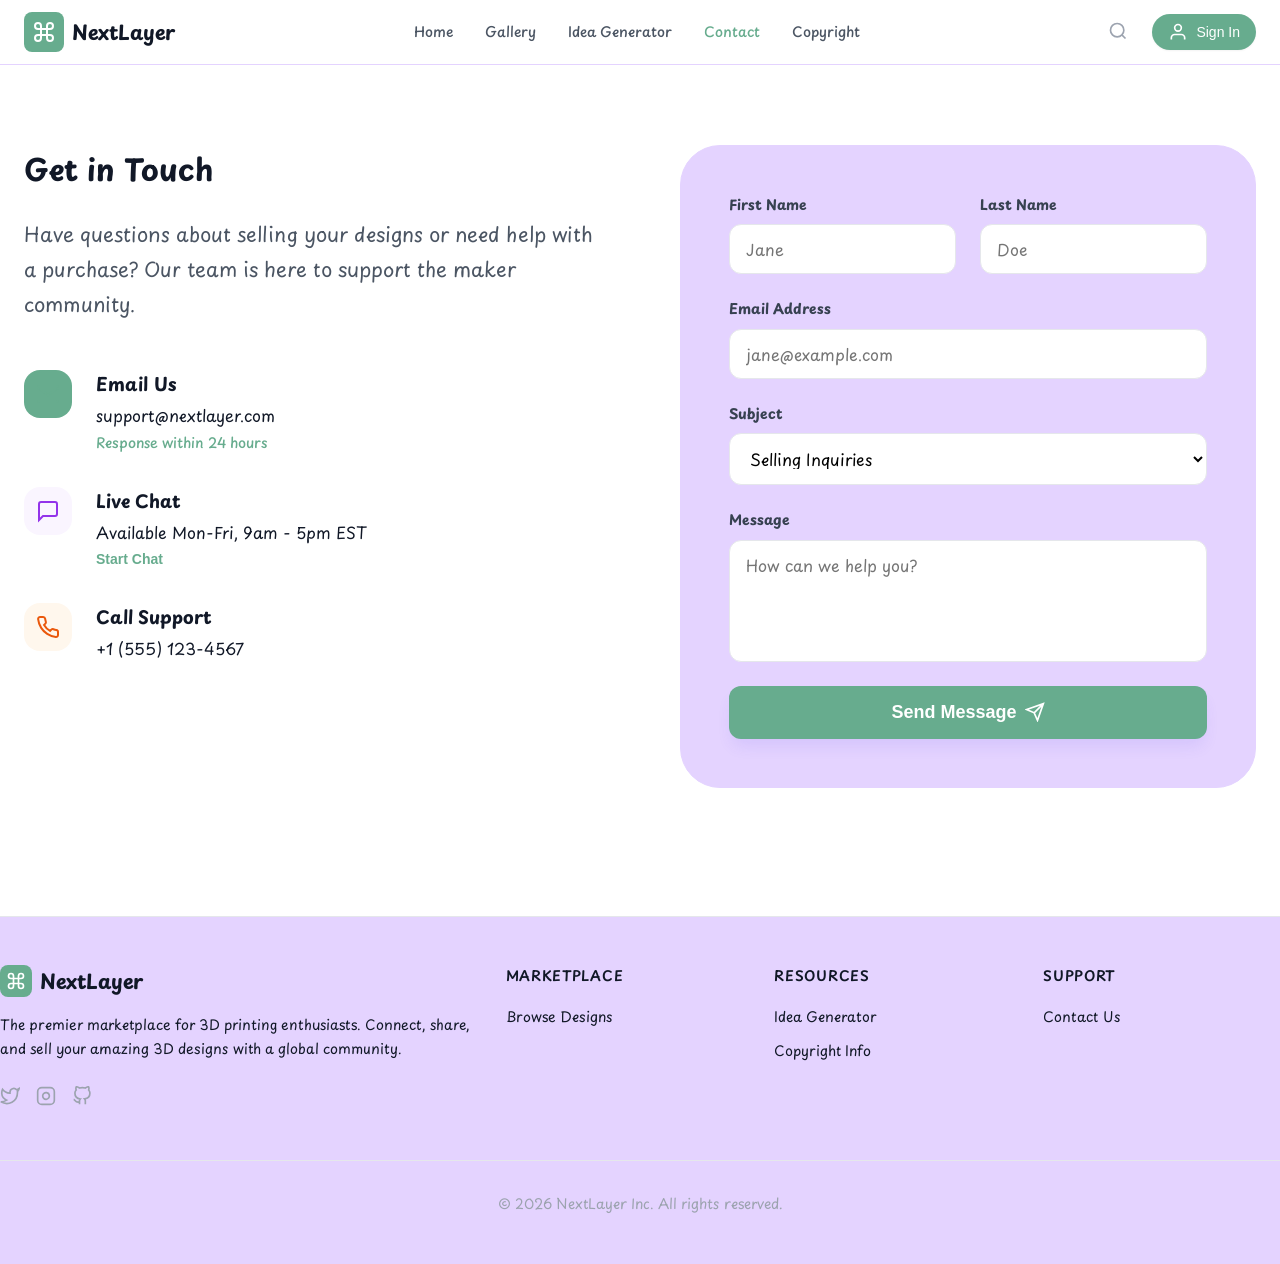
<file: contact.html>
<!DOCTYPE html>
<html lang="en">
<head>
    <meta charset="UTF-8">
    <meta name="viewport" content="width=device-width, initial-scale=1.0">
    <title>Contact - NextLayer</title>
    <link rel="stylesheet" href="styles/main.css">
    <link rel="preconnect" href="https://fonts.googleapis.com">
    <link rel="preconnect" href="https://fonts.gstatic.com" crossorigin>
    <link href="https://fonts.googleapis.com/css2?family=Playpen+Sans:wght@100..800&display=swap" rel="stylesheet">
</head>
<body>
    <!-- Navigation -->
    <nav class="navbar">
        <div class="container navbar-container">
            <a href="index.html" class="navbar-logo">
                <div class="logo-icon">
                    <svg viewBox="0 0 24 24" fill="none" stroke="currentColor" stroke-width="2">
                        <path d="M18 3a3 3 0 00-3 3v12a3 3 0 003 3 3 3 0 003-3 3 3 0 00-3-3H6a3 3 0 00-3 3 3 3 0 003 3 3 3 0 003-3V6a3 3 0 00-3-3 3 3 0 00-3 3 3 3 0 003 3h12a3 3 0 003-3 3 3 0 00-3-3z"/>
                    </svg>
                </div>
                <span class="logo-text">NextLayer</span>
            </a>

            <div class="navbar-menu">
                <a href="index.html" class="navbar-link">Home</a>
                <a href="gallery.html" class="navbar-link">Gallery</a>
                <a href="generator.html" class="navbar-link">Idea Generator</a>
                <a href="contact.html" class="navbar-link active">Contact</a>
                <a href="copyright.html" class="navbar-link">Copyright</a>
            </div>

            <div class="navbar-actions">
                <button class="search-btn" aria-label="Search">
                    <svg class="icon" viewBox="0 0 24 24" fill="none" stroke="currentColor" stroke-width="2">
                        <circle cx="11" cy="11" r="8"/>
                        <path d="m21 21-4.35-4.35"/>
                    </svg>
                </button>
                <button class="signin-btn">
                    <svg class="icon" viewBox="0 0 24 24" fill="none" stroke="currentColor" stroke-width="2">
                        <path d="M20 21v-2a4 4 0 00-4-4H8a4 4 0 00-4 4v2"/>
                        <circle cx="12" cy="7" r="4"/>
                    </svg>
                    <span>Sign In</span>
                </button>
            </div>
        </div>
    </nav>

    <!-- Contact Section -->
    <section class="contact-section">
        <div class="container">
            <div class="contact-grid">
                <div class="contact-info">
                    <h1 class="page-title">Get in Touch</h1>
                    <p class="contact-intro">
                        Have questions about selling your designs or need help with a purchase? Our team is here to support the maker community.
                    </p>

                    <div class="contact-methods">
                        <div class="contact-method">
                            <div class="contact-icon bg-indigo">
                                <svg viewBox="0 0 24 24" fill="none" stroke="currentColor" stroke-width="2">
                                    <path d="M4 4h16c1.1 0 2 .9 2 2v12c0 1.1-.9 2-2 2H4c-1.1 0-2-.9-2-2V6c0-1.1.9-2 2-2z"/>
                                    <polyline points="22,6 12,13 2,6"/>
                                </svg>
                            </div>
                            <div class="contact-details">
                                <h3 class="contact-title">Email Us</h3>
                                <p class="contact-text">support@nextlayer.com</p>
                                <p class="contact-badge">Response within 24 hours</p>
                            </div>
                        </div>

                        <div class="contact-method">
                            <div class="contact-icon bg-purple">
                                <svg viewBox="0 0 24 24" fill="none" stroke="currentColor" stroke-width="2">
                                    <path d="M21 15a2 2 0 01-2 2H7l-4 4V5a2 2 0 012-2h14a2 2 0 012 2z"/>
                                </svg>
                            </div>
                            <div class="contact-details">
                                <h3 class="contact-title">Live Chat</h3>
                                <p class="contact-text">Available Mon-Fri, 9am - 5pm EST</p>
                                <button class="contact-link">Start Chat</button>
                            </div>
                        </div>

                        <div class="contact-method">
                            <div class="contact-icon bg-orange">
                                <svg viewBox="0 0 24 24" fill="none" stroke="currentColor" stroke-width="2">
                                    <path d="M22 16.92v3a2 2 0 01-2.18 2 19.79 19.79 0 01-8.63-3.07 19.5 19.5 0 01-6-6 19.79 19.79 0 01-3.07-8.67A2 2 0 014.11 2h3a2 2 0 012 1.72 12.84 12.84 0 00.7 2.81 2 2 0 01-.45 2.11L8.09 9.91a16 16 0 006 6l1.27-1.27a2 2 0 012.11-.45 12.84 12.84 0 002.81.7A2 2 0 0122 16.92z"/>
                                </svg>
                            </div>
                            <div class="contact-details">
                                <h3 class="contact-title">Call Support</h3>
                                <p class="contact-text">+1 (555) 123-4567</p>
                            </div>
                        </div>
                    </div>
                </div>

                <div class="contact-form-wrapper">
                    <form class="contact-form">
                        <div class="form-row">
                            <div class="form-group">
                                <label class="form-label">First Name</label>
                                <input type="text" class="form-input" placeholder="Jane" required>
                            </div>
                            <div class="form-group">
                                <label class="form-label">Last Name</label>
                                <input type="text" class="form-input" placeholder="Doe" required>
                            </div>
                        </div>
                        <div class="form-group">
                            <label class="form-label">Email Address</label>
                            <input type="email" class="form-input" placeholder="jane@example.com" required>
                        </div>
                        <div class="form-group">
                            <label class="form-label">Subject</label>
                            <select class="form-input">
                                <option>Selling Inquiries</option>
                                <option>Purchase Support</option>
                                <option>Technical Issue</option>
                                <option>Other</option>
                            </select>
                        </div>
                        <div class="form-group">
                            <label class="form-label">Message</label>
                            <textarea class="form-input form-textarea" rows="4" placeholder="How can we help you?" required></textarea>
                        </div>
                        <button type="submit" class="btn btn-primary btn-full">
                            <span>Send Message</span>
                            <svg class="icon" viewBox="0 0 24 24" fill="none" stroke="currentColor" stroke-width="2">
                                <path d="M22 2L11 13M22 2l-7 20-4-9-9-4 20-7z"/>
                            </svg>
                        </button>
                    </form>
                </div>
            </div>
        </div>
    </section>

    <!-- Footer -->
    <footer class="footer">
        <div class="container footer-container">
            <div class="footer-grid">
                <div>
                    <a href="index.html" class="footer-brand">
                        <div class="logo-icon" style="width: 32px; height: 32px;">
                            <svg viewBox="0 0 24 24" fill="none" stroke="currentColor" stroke-width="2" style="width: 20px; height: 20px;">
                                <path d="M18 3a3 3 0 00-3 3v12a3 3 0 003 3 3 3 0 003-3 3 3 0 00-3-3H6a3 3 0 00-3 3 3 3 0 003 3 3 3 0 003-3V6a3 3 0 00-3-3 3 3 0 00-3 3 3 3 0 003 3h12a3 3 0 003-3 3 3 0 00-3-3z"/>
                            </svg>
                        </div>
                        <span class="logo-text">NextLayer</span>
                    </a>
                    <p class="footer-description">
                        The premier marketplace for 3D printing enthusiasts. Connect, share, and sell your amazing 3D designs with a global community.
                    </p>
                    <div class="social-links">
                        <a href="#" class="social-link" aria-label="Twitter">
                            <svg viewBox="0 0 24 24" fill="none" stroke="currentColor" stroke-width="2">
                                <path d="M23 3a10.9 10.9 0 01-3.14 1.53 4.48 4.48 0 00-7.86 3v1A10.66 10.66 0 013 4s-4 9 5 13a11.64 11.64 0 01-7 2c9 5 20 0 20-11.5a4.5 4.5 0 00-.08-.83A7.72 7.72 0 0023 3z"/>
                            </svg>
                        </a>
                        <a href="#" class="social-link" aria-label="Instagram">
                            <svg viewBox="0 0 24 24" fill="none" stroke="currentColor" stroke-width="2">
                                <rect x="2" y="2" width="20" height="20" rx="5" ry="5"/>
                                <path d="M16 11.37A4 4 0 1112.63 8 4 4 0 0116 11.37z"/>
                                <line x1="17.5" y1="6.5" x2="17.51" y2="6.5"/>
                            </svg>
                        </a>
                        <a href="#" class="social-link" aria-label="GitHub">
                            <svg viewBox="0 0 24 24" fill="none" stroke="currentColor" stroke-width="2">
                                <path d="M9 19c-5 1.5-5-2.5-7-3m14 6v-3.87a3.37 3.37 0 00-.94-2.61c3.14-.35 6.44-1.54 6.44-7A5.44 5.44 0 0020 4.77 5.07 5.07 0 0019.91 1S18.73.65 16 2.48a13.38 13.38 0 00-7 0C6.27.65 5.09 1 5.09 1A5.07 5.07 0 005 4.77a5.44 5.44 0 00-1.5 3.78c0 5.42 3.3 6.61 6.44 7A3.37 3.37 0 009 18.13V22"/>
                            </svg>
                        </a>
                    </div>
                </div>

                <div>
                    <h3 class="footer-section-title">Marketplace</h3>
                    <ul class="footer-links">
                        <li><a href="gallery.html" class="footer-link">Browse Designs</a></li>
                    </ul>
                </div>

                <div>
                    <h3 class="footer-section-title">Resources</h3>
                    <ul class="footer-links">
                        <li><a href="generator.html" class="footer-link">Idea Generator</a></li>
                        <li><a href="copyright.html" class="footer-link">Copyright Info</a></li>
                    </ul>
                </div>

                <div>
                    <h3 class="footer-section-title">Support</h3>
                    <ul class="footer-links">
                        <li><a href="contact.html" class="footer-link">Contact Us</a></li>
                    </ul>
                </div>
            </div>
            <div class="footer-bottom">
                <p class="footer-copyright">&copy; 2026 NextLayer Inc. All rights reserved.</p>
            </div>
        </div>
    </footer>
</body>
</html>
</file>
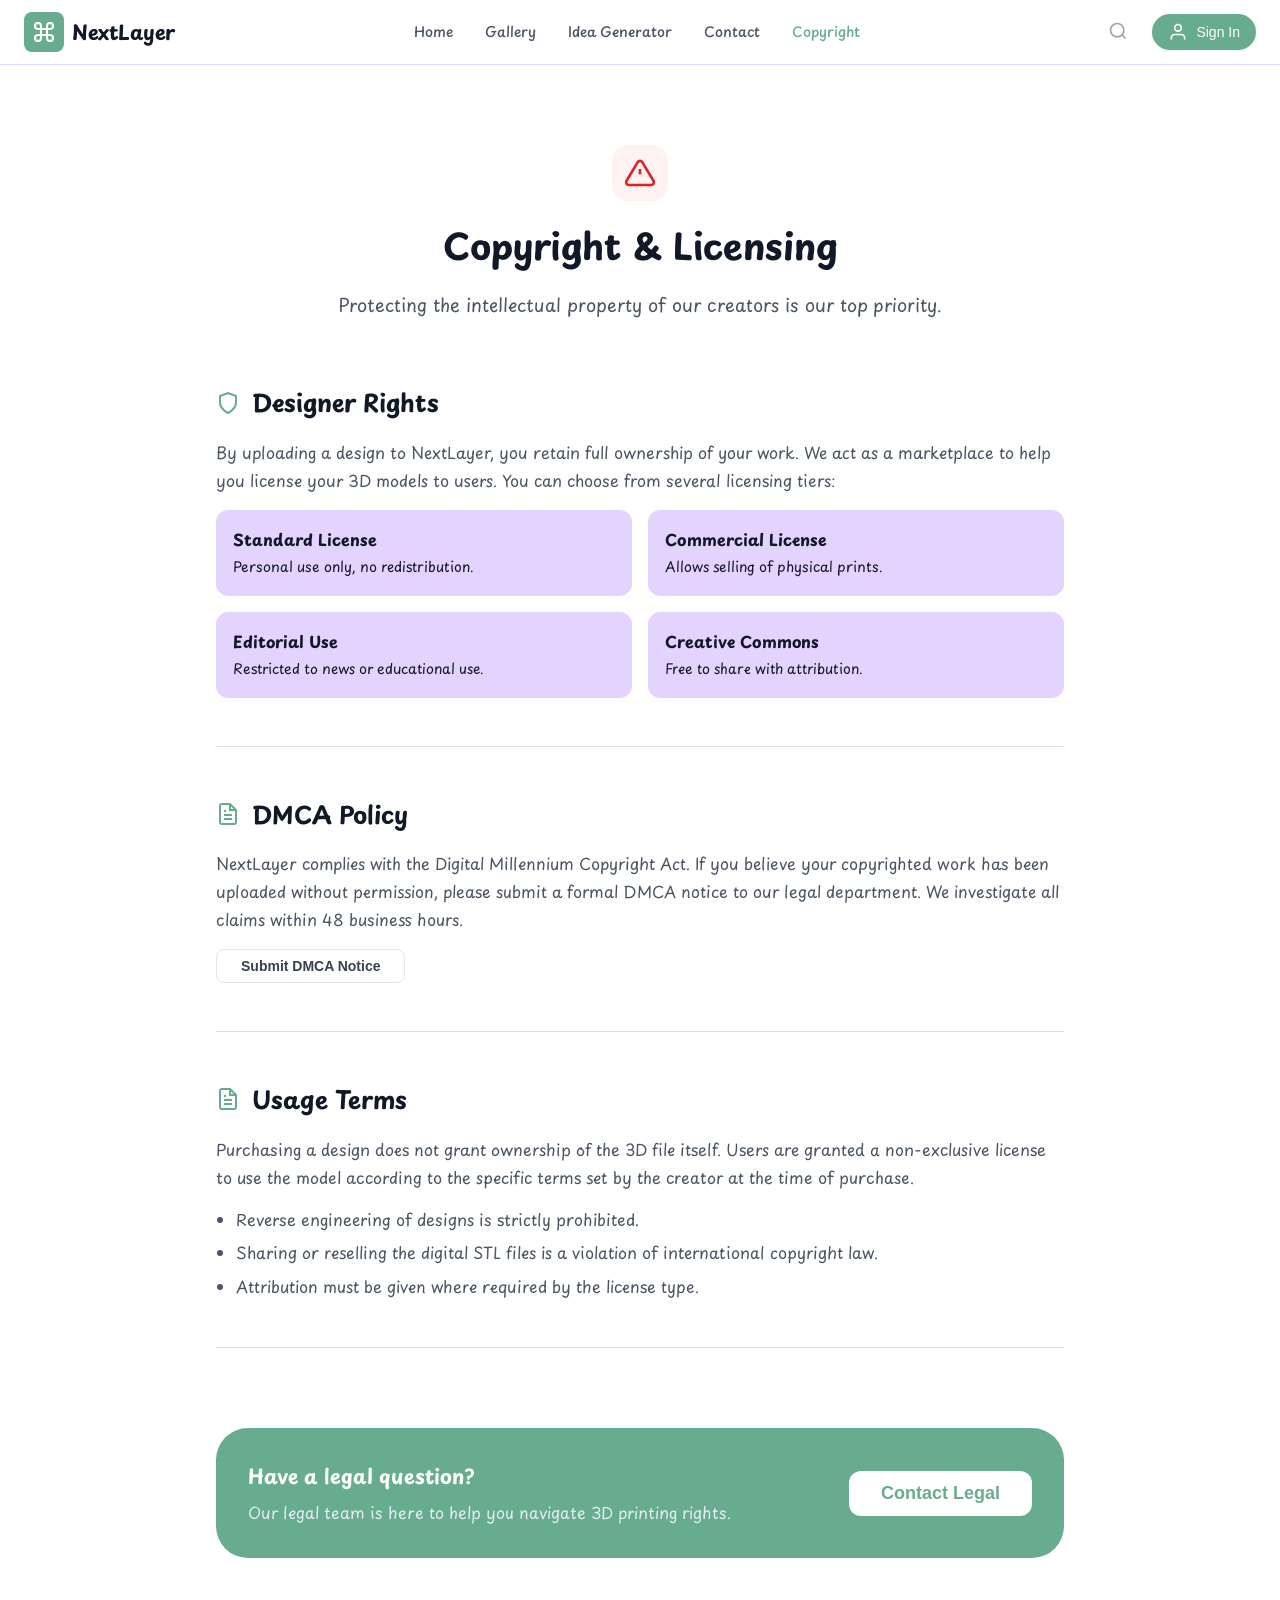
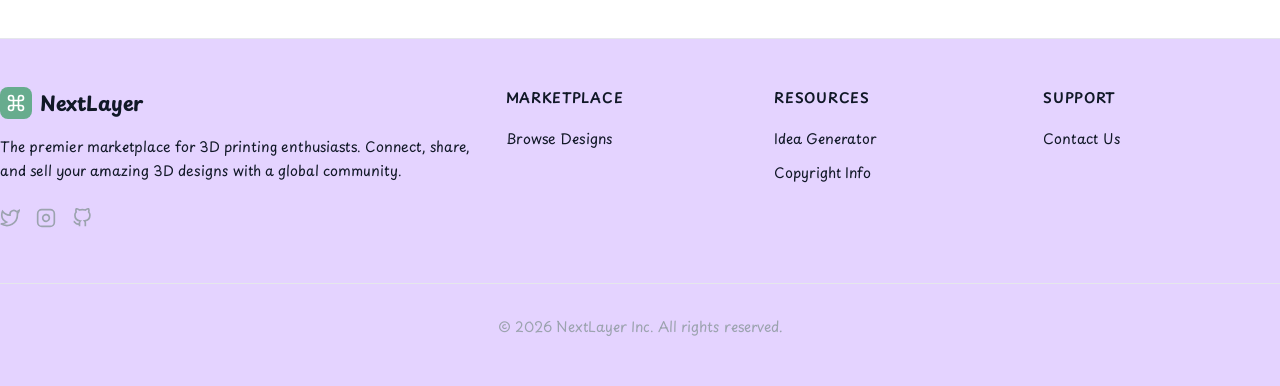
<file: copyright.html>
<!DOCTYPE html>
<html lang="en">
<head>
    <meta charset="UTF-8">
    <meta name="viewport" content="width=device-width, initial-scale=1.0">
    <title>Copyright & Licensing - NextLayer</title>
    <link rel="stylesheet" href="styles/main.css">
    <link rel="preconnect" href="https://fonts.googleapis.com">
    <link rel="preconnect" href="https://fonts.gstatic.com" crossorigin>
    <link href="https://fonts.googleapis.com/css2?family=Playpen+Sans:wght@100..800&display=swap" rel="stylesheet">
</head>
<body>
    <!-- Navigation -->
    <nav class="navbar">
        <div class="container navbar-container">
            <a href="index.html" class="navbar-logo">
                <div class="logo-icon">
                    <svg viewBox="0 0 24 24" fill="none" stroke="currentColor" stroke-width="2">
                        <path d="M18 3a3 3 0 00-3 3v12a3 3 0 003 3 3 3 0 003-3 3 3 0 00-3-3H6a3 3 0 00-3 3 3 3 0 003 3 3 3 0 003-3V6a3 3 0 00-3-3 3 3 0 00-3 3 3 3 0 003 3h12a3 3 0 003-3 3 3 0 00-3-3z"/>
                    </svg>
                </div>
                <span class="logo-text">NextLayer</span>
            </a>

            <div class="navbar-menu">
                <a href="index.html" class="navbar-link">Home</a>
                <a href="gallery.html" class="navbar-link">Gallery</a>
                <a href="generator.html" class="navbar-link">Idea Generator</a>
                <a href="contact.html" class="navbar-link">Contact</a>
                <a href="copyright.html" class="navbar-link active">Copyright</a>
            </div>

            <div class="navbar-actions">
                <button class="search-btn" aria-label="Search">
                    <svg class="icon" viewBox="0 0 24 24" fill="none" stroke="currentColor" stroke-width="2">
                        <circle cx="11" cy="11" r="8"/>
                        <path d="m21 21-4.35-4.35"/>
                    </svg>
                </button>
                <button class="signin-btn">
                    <svg class="icon" viewBox="0 0 24 24" fill="none" stroke="currentColor" stroke-width="2">
                        <path d="M20 21v-2a4 4 0 00-4-4H8a4 4 0 00-4 4v2"/>
                        <circle cx="12" cy="7" r="4"/>
                    </svg>
                    <span>Sign In</span>
                </button>
            </div>
        </div>
    </nav>

    <!-- Copyright Section -->
    <section class="copyright-section">
        <div class="container copyright-container">
            <div class="copyright-header">
                <div class="copyright-icon-wrapper">
                    <svg class="copyright-icon" viewBox="0 0 24 24" fill="none" stroke="currentColor" stroke-width="2">
                        <path d="M10.29 3.86L1.82 18a2 2 0 001.71 3h16.94a2 2 0 001.71-3L13.71 3.86a2 2 0 00-3.42 0z"/>
                        <line x1="12" y1="9" x2="12" y2="13"/>
                        <line x1="12" y1="17" x2="12.01" y2="17"/>
                    </svg>
                </div>
                <h1 class="copyright-title">Copyright & Licensing</h1>
                <p class="copyright-description">
                    Protecting the intellectual property of our creators is our top priority.
                </p>
            </div>

            <div class="copyright-content">
                <section class="copyright-section-item">
                    <div class="section-heading">
                        <svg class="icon" viewBox="0 0 24 24" fill="none" stroke="currentColor" stroke-width="2">
                            <path d="M12 22s8-4 8-10V5l-8-3-8 3v7c0 6 8 10 8 10z"/>
                        </svg>
                        <h2 class="section-title-small">Designer Rights</h2>
                    </div>
                    <p class="section-text">
                        By uploading a design to NextLayer, you retain full ownership of your work. We act as a marketplace to help you license your 3D models to users. You can choose from several licensing tiers:
                    </p>
                    <div class="license-grid">
                        <div class="license-card">
                            <div class="license-title">Standard License</div>
                            <div class="license-desc">Personal use only, no redistribution.</div>
                        </div>
                        <div class="license-card">
                            <div class="license-title">Commercial License</div>
                            <div class="license-desc">Allows selling of physical prints.</div>
                        </div>
                        <div class="license-card">
                            <div class="license-title">Editorial Use</div>
                            <div class="license-desc">Restricted to news or educational use.</div>
                        </div>
                        <div class="license-card">
                            <div class="license-title">Creative Commons</div>
                            <div class="license-desc">Free to share with attribution.</div>
                        </div>
                    </div>
                </section>

                <section class="copyright-section-item">
                    <div class="section-heading">
                        <svg class="icon" viewBox="0 0 24 24" fill="none" stroke="currentColor" stroke-width="2">
                            <path d="M14 2H6a2 2 0 00-2 2v16a2 2 0 002 2h12a2 2 0 002-2V8z"/>
                            <polyline points="14 2 14 8 20 8"/>
                            <line x1="16" y1="13" x2="8" y2="13"/>
                            <line x1="16" y1="17" x2="8" y2="17"/>
                            <polyline points="10 9 9 9 8 9"/>
                        </svg>
                        <h2 class="section-title-small">DMCA Policy</h2>
                    </div>
                    <p class="section-text">
                        NextLayer complies with the Digital Millennium Copyright Act. If you believe your copyrighted work has been uploaded without permission, please submit a formal DMCA notice to our legal department. We investigate all claims within 48 business hours.
                    </p>
                    <button class="btn btn-outline">Submit DMCA Notice</button>
                </section>

                <section class="copyright-section-item">
                    <div class="section-heading">
                        <svg class="icon" viewBox="0 0 24 24" fill="none" stroke="currentColor" stroke-width="2">
                            <path d="M14 2H6a2 2 0 00-2 2v16c0 1.1.9 2 2 2h12a2 2 0 002-2V8l-6-6z"/>
                            <path d="M14 3v5h5M16 13H8M16 17H8M10 9H8"/>
                        </svg>
                        <h2 class="section-title-small">Usage Terms</h2>
                    </div>
                    <p class="section-text">
                        Purchasing a design does not grant ownership of the 3D file itself. Users are granted a non-exclusive license to use the model according to the specific terms set by the creator at the time of purchase.
                    </p>
                    <ul class="usage-list">
                        <li>Reverse engineering of designs is strictly prohibited.</li>
                        <li>Sharing or reselling the digital STL files is a violation of international copyright law.</li>
                        <li>Attribution must be given where required by the license type.</li>
                    </ul>
                </section>
            </div>

            <div class="copyright-cta">
                <div class="cta-text">
                    <h3 class="cta-title-small">Have a legal question?</h3>
                    <p class="cta-description-small">Our legal team is here to help you navigate 3D printing rights.</p>
                </div>
                <button class="btn btn-white">Contact Legal</button>
            </div>
        </div>
    </section>

    <!-- Footer -->
    <footer class="footer">
        <div class="container footer-container">
            <div class="footer-grid">
                <div>
                    <a href="index.html" class="footer-brand">
                        <div class="logo-icon" style="width: 32px; height: 32px;">
                            <svg viewBox="0 0 24 24" fill="none" stroke="currentColor" stroke-width="2" style="width: 20px; height: 20px;">
                                <path d="M18 3a3 3 0 00-3 3v12a3 3 0 003 3 3 3 0 003-3 3 3 0 00-3-3H6a3 3 0 00-3 3 3 3 0 003 3 3 3 0 003-3V6a3 3 0 00-3-3 3 3 0 00-3 3 3 3 0 003 3h12a3 3 0 003-3 3 3 0 00-3-3z"/>
                            </svg>
                        </div>
                        <span class="logo-text">NextLayer</span>
                    </a>
                    <p class="footer-description">
                        The premier marketplace for 3D printing enthusiasts. Connect, share, and sell your amazing 3D designs with a global community.
                    </p>
                    <div class="social-links">
                        <a href="#" class="social-link" aria-label="Twitter">
                            <svg viewBox="0 0 24 24" fill="none" stroke="currentColor" stroke-width="2">
                                <path d="M23 3a10.9 10.9 0 01-3.14 1.53 4.48 4.48 0 00-7.86 3v1A10.66 10.66 0 013 4s-4 9 5 13a11.64 11.64 0 01-7 2c9 5 20 0 20-11.5a4.5 4.5 0 00-.08-.83A7.72 7.72 0 0023 3z"/>
                            </svg>
                        </a>
                        <a href="#" class="social-link" aria-label="Instagram">
                            <svg viewBox="0 0 24 24" fill="none" stroke="currentColor" stroke-width="2">
                                <rect x="2" y="2" width="20" height="20" rx="5" ry="5"/>
                                <path d="M16 11.37A4 4 0 1112.63 8 4 4 0 0116 11.37z"/>
                                <line x1="17.5" y1="6.5" x2="17.51" y2="6.5"/>
                            </svg>
                        </a>
                        <a href="#" class="social-link" aria-label="GitHub">
                            <svg viewBox="0 0 24 24" fill="none" stroke="currentColor" stroke-width="2">
                                <path d="M9 19c-5 1.5-5-2.5-7-3m14 6v-3.87a3.37 3.37 0 00-.94-2.61c3.14-.35 6.44-1.54 6.44-7A5.44 5.44 0 0020 4.77 5.07 5.07 0 0019.91 1S18.73.65 16 2.48a13.38 13.38 0 00-7 0C6.27.65 5.09 1 5.09 1A5.07 5.07 0 005 4.77a5.44 5.44 0 00-1.5 3.78c0 5.42 3.3 6.61 6.44 7A3.37 3.37 0 009 18.13V22"/>
                            </svg>
                        </a>
                    </div>
                </div>

                <div>
                    <h3 class="footer-section-title">Marketplace</h3>
                    <ul class="footer-links">
                        <li><a href="gallery.html" class="footer-link">Browse Designs</a></li>
                    </ul>
                </div>

                <div>
                    <h3 class="footer-section-title">Resources</h3>
                    <ul class="footer-links">
                        <li><a href="generator.html" class="footer-link">Idea Generator</a></li>
                        <li><a href="copyright.html" class="footer-link">Copyright Info</a></li>
                    </ul>
                </div>

                <div>
                    <h3 class="footer-section-title">Support</h3>
                    <ul class="footer-links">
                        <li><a href="contact.html" class="footer-link">Contact Us</a></li>
                    </ul>
                </div>
            </div>
            <div class="footer-bottom">
                <p class="footer-copyright">&copy; 2026 NextLayer Inc. All rights reserved.</p>
            </div>
        </div>
    </footer>
</body>
</html>
</file>
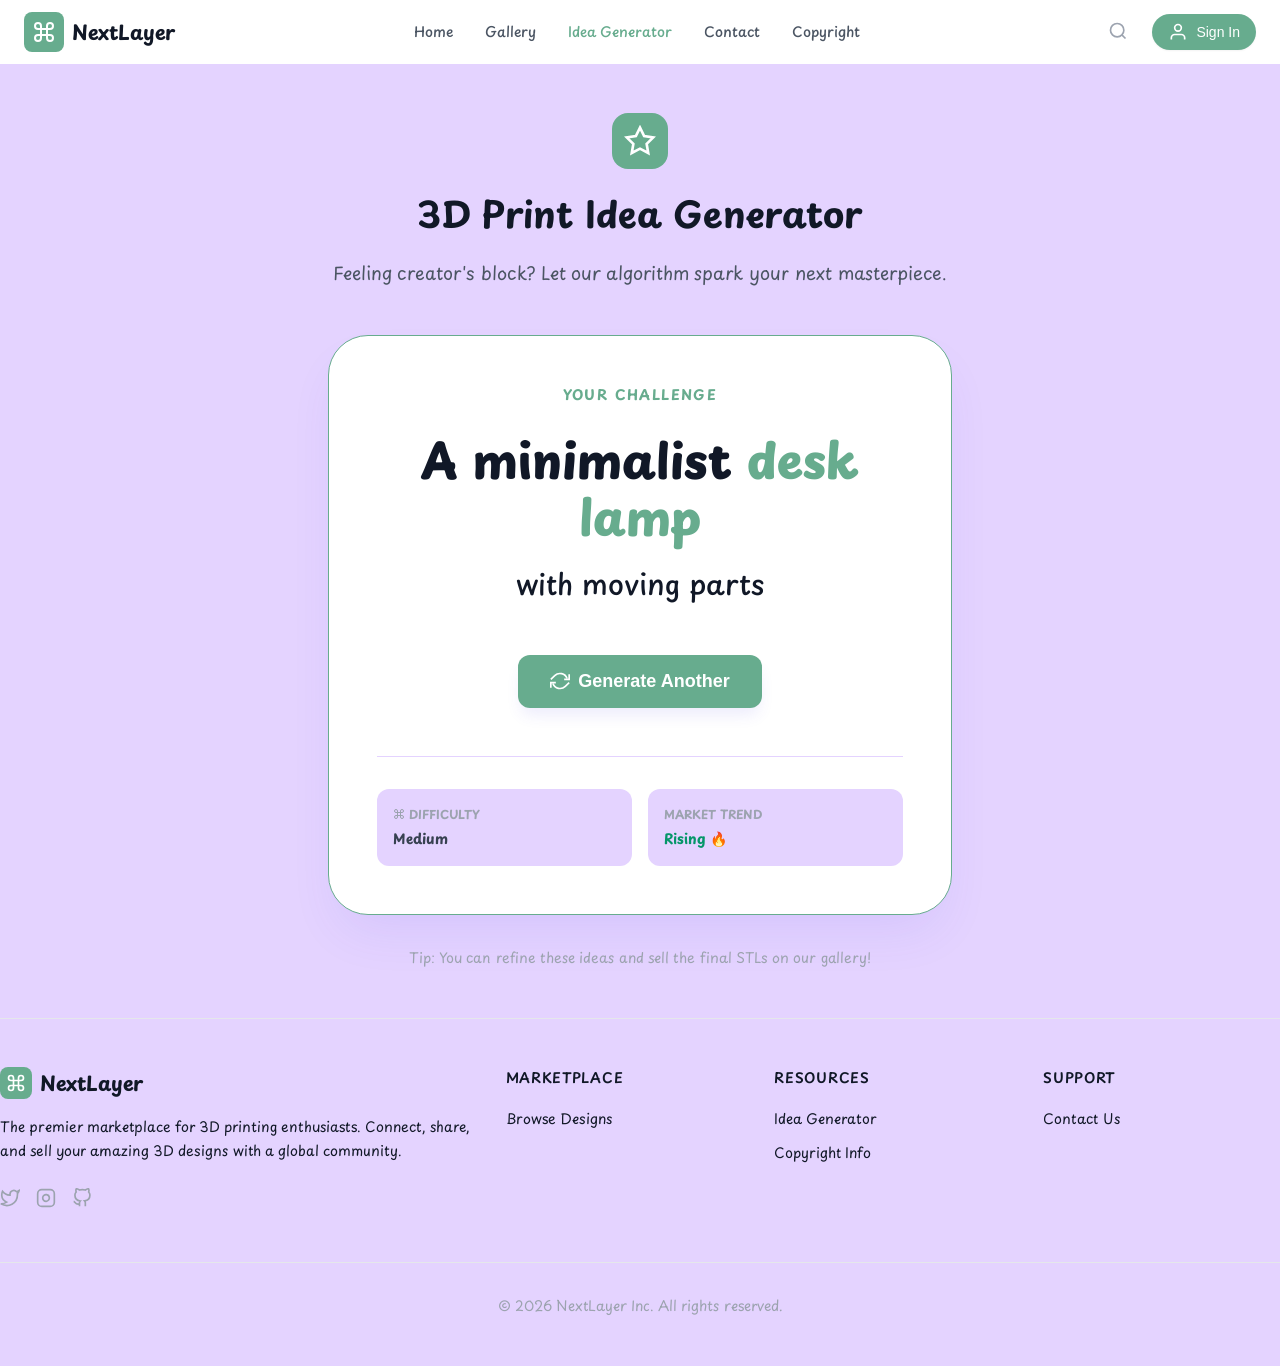
<file: generator.html>
<!DOCTYPE html>
<html lang="en">
<head>
    <meta charset="UTF-8">
    <meta name="viewport" content="width=device-width, initial-scale=1.0">
    <title>Idea Generator - NextLayer</title>
    <link rel="stylesheet" href="styles/main.css">
    <link rel="preconnect" href="https://fonts.googleapis.com">
    <link rel="preconnect" href="https://fonts.gstatic.com" crossorigin>
    <link href="https://fonts.googleapis.com/css2?family=Playpen+Sans:wght@100..800&display=swap" rel="stylesheet">
</head>
<body>
    <!-- Navigation -->
    <nav class="navbar">
        <div class="container navbar-container">
            <a href="index.html" class="navbar-logo">
                <div class="logo-icon">
                    <svg viewBox="0 0 24 24" fill="none" stroke="currentColor" stroke-width="2">
                        <path d="M18 3a3 3 0 00-3 3v12a3 3 0 003 3 3 3 0 003-3 3 3 0 00-3-3H6a3 3 0 00-3 3 3 3 0 003 3 3 3 0 003-3V6a3 3 0 00-3-3 3 3 0 00-3 3 3 3 0 003 3h12a3 3 0 003-3 3 3 0 00-3-3z"/>
                    </svg>
                </div>
                <span class="logo-text">NextLayer</span>
            </a>

            <div class="navbar-menu">
                <a href="index.html" class="navbar-link">Home</a>
                <a href="gallery.html" class="navbar-link">Gallery</a>
                <a href="generator.html" class="navbar-link active">Idea Generator</a>
                <a href="contact.html" class="navbar-link">Contact</a>
                <a href="copyright.html" class="navbar-link">Copyright</a>
            </div>

            <div class="navbar-actions">
                <button class="search-btn" aria-label="Search">
                    <svg class="icon" viewBox="0 0 24 24" fill="none" stroke="currentColor" stroke-width="2">
                        <circle cx="11" cy="11" r="8"/>
                        <path d="m21 21-4.35-4.35"/>
                    </svg>
                </button>
                <button class="signin-btn">
                    <svg class="icon" viewBox="0 0 24 24" fill="none" stroke="currentColor" stroke-width="2">
                        <path d="M20 21v-2a4 4 0 00-4-4H8a4 4 0 00-4 4v2"/>
                        <circle cx="12" cy="7" r="4"/>
                    </svg>
                    <span>Sign In</span>
                </button>
            </div>
        </div>
    </nav>

    <!-- Generator Section -->
    <section class="generator-section">
        <div class="container generator-container">
            <div class="generator-header">
                <div class="generator-icon-wrapper">
                    <svg class="generator-icon" viewBox="0 0 24 24" fill="none" stroke="currentColor" stroke-width="2">
                        <path d="M12 2l3.09 6.26L22 9.27l-5 4.87 1.18 6.88L12 17.77l-6.18 3.25L7 14.14 2 9.27l6.91-1.01L12 2z"/>
                    </svg>
                </div>
                <h1 class="generator-title">3D Print Idea Generator</h1>
                <p class="generator-description">
                    Feeling creator's block? Let our algorithm spark your next masterpiece.
                </p>
            </div>

            <div class="generator-card">
                <div class="idea-content">
                    <div class="idea-label">Your Challenge</div>
                    <div class="idea-text">
                        <div class="idea-main">
                            A minimalist <span class="idea-highlight">desk lamp</span>
                        </div>
                        <div class="idea-feature">with moving parts</div>
                    </div>
                </div>

                <button class="btn btn-primary btn-generate">
                    <svg class="icon icon-refresh" viewBox="0 0 24 24" fill="none" stroke="currentColor" stroke-width="2">
                        <path d="M23 4v6h-6M1 20v-6h6"/>
                        <path d="M20.49 9A9 9 0 005.64 5.64L1 10m22 4l-4.64 4.36A9 9 0 013.51 15"/>
                    </svg>
                    <span>Generate Another</span>
                </button>

                <div class="idea-stats">
                    <div class="stat-box">
                        <div class="stat-label">
                            <svg class="icon-small" viewBox="0 0 24 24" fill="none" stroke="currentColor" stroke-width="2">
                                <path d="M18 3a3 3 0 00-3 3v12a3 3 0 003 3 3 3 0 003-3 3 3 0 00-3-3H6a3 3 0 00-3 3 3 3 0 003 3 3 3 0 003-3V6a3 3 0 00-3-3 3 3 0 00-3 3 3 3 0 003 3h12a3 3 0 003-3 3 3 0 00-3-3z"/>
                            </svg>
                            Difficulty
                        </div>
                        <div class="stat-value">Medium</div>
                    </div>
                    <div class="stat-box">
                        <div class="stat-label">Market Trend</div>
                        <div class="stat-value stat-rising">Rising 🔥</div>
                    </div>
                </div>
            </div>
            
            <p class="generator-tip">
                Tip: You can refine these ideas and sell the final STLs on our gallery!
            </p>
        </div>
    </section>

    <!-- Footer -->
    <footer class="footer">
        <div class="container footer-container">
            <div class="footer-grid">
                <div>
                    <a href="index.html" class="footer-brand">
                        <div class="logo-icon" style="width: 32px; height: 32px;">
                            <svg viewBox="0 0 24 24" fill="none" stroke="currentColor" stroke-width="2" style="width: 20px; height: 20px;">
                                <path d="M18 3a3 3 0 00-3 3v12a3 3 0 003 3 3 3 0 003-3 3 3 0 00-3-3H6a3 3 0 00-3 3 3 3 0 003 3 3 3 0 003-3V6a3 3 0 00-3-3 3 3 0 00-3 3 3 3 0 003 3h12a3 3 0 003-3 3 3 0 00-3-3z"/>
                            </svg>
                        </div>
                        <span class="logo-text">NextLayer</span>
                    </a>
                    <p class="footer-description">
                        The premier marketplace for 3D printing enthusiasts. Connect, share, and sell your amazing 3D designs with a global community.
                    </p>
                    <div class="social-links">
                        <a href="#" class="social-link" aria-label="Twitter">
                            <svg viewBox="0 0 24 24" fill="none" stroke="currentColor" stroke-width="2">
                                <path d="M23 3a10.9 10.9 0 01-3.14 1.53 4.48 4.48 0 00-7.86 3v1A10.66 10.66 0 013 4s-4 9 5 13a11.64 11.64 0 01-7 2c9 5 20 0 20-11.5a4.5 4.5 0 00-.08-.83A7.72 7.72 0 0023 3z"/>
                            </svg>
                        </a>
                        <a href="#" class="social-link" aria-label="Instagram">
                            <svg viewBox="0 0 24 24" fill="none" stroke="currentColor" stroke-width="2">
                                <rect x="2" y="2" width="20" height="20" rx="5" ry="5"/>
                                <path d="M16 11.37A4 4 0 1112.63 8 4 4 0 0116 11.37z"/>
                                <line x1="17.5" y1="6.5" x2="17.51" y2="6.5"/>
                            </svg>
                        </a>
                        <a href="#" class="social-link" aria-label="GitHub">
                            <svg viewBox="0 0 24 24" fill="none" stroke="currentColor" stroke-width="2">
                                <path d="M9 19c-5 1.5-5-2.5-7-3m14 6v-3.87a3.37 3.37 0 00-.94-2.61c3.14-.35 6.44-1.54 6.44-7A5.44 5.44 0 0020 4.77 5.07 5.07 0 0019.91 1S18.73.65 16 2.48a13.38 13.38 0 00-7 0C6.27.65 5.09 1 5.09 1A5.07 5.07 0 005 4.77a5.44 5.44 0 00-1.5 3.78c0 5.42 3.3 6.61 6.44 7A3.37 3.37 0 009 18.13V22"/>
                            </svg>
                        </a>
                    </div>
                </div>

                <div>
                    <h3 class="footer-section-title">Marketplace</h3>
                    <ul class="footer-links">
                        <li><a href="gallery.html" class="footer-link">Browse Designs</a></li>
                    </ul>
                </div>

                <div>
                    <h3 class="footer-section-title">Resources</h3>
                    <ul class="footer-links">
                        <li><a href="generator.html" class="footer-link">Idea Generator</a></li>
                        <li><a href="copyright.html" class="footer-link">Copyright Info</a></li>
                    </ul>
                </div>

                <div>
                    <h3 class="footer-section-title">Support</h3>
                    <ul class="footer-links">
                        <li><a href="contact.html" class="footer-link">Contact Us</a></li>
                    </ul>
                </div>
            </div>
            <div class="footer-bottom">
                <p class="footer-copyright">&copy; 2026 NextLayer Inc. All rights reserved.</p>
            </div>
        </div>
    </footer>
</body>
</html>
</file>
<file: styles/main.css>
/* Reset and Base Styles */
* {
    margin: 0;
    padding: 0;
    box-sizing: border-box;
}

:root {
    --color-purple: #e4d3ff;
    --color-green: #67ac8e;
    --color-pink: #ffb4b4;
    --color-brown: #ae7373;
    --color-gray-200: #e5e7eb;
    --color-gray-400: #9ca3af;
    --color-gray-500: #6b7280;
    --color-gray-600: #4b5563;
    --color-gray-700: #374151;
    --color-gray-900: #111827;
    --color-white: #ffffff;
    --color-green-100: #d1fae5;
    --color-green-600: #059669;
    --color-blue-50: #eff6ff;
    --color-blue-600: #2563eb;
    --color-purple-50: #faf5ff;
    --color-purple-600: #9333ea;
    --color-orange-50: #fff7ed;
    --color-orange-600: #ea580c;
    --color-red-50: #fef2f2;
    --color-red-600: #dc2626;
}

body {
    font-family: "Playpen Sans",'Inter', -apple-system, BlinkMacSystemFont, 'Segoe UI', sans-serif;
    color: var(--color-gray-900);
    background-color: var(--color-white);
    line-height: 1.6;
    overflow-x: hidden;
}

.container {
    max-width: 1280px;
    margin: 0 auto;
    padding: 0 1.5rem;
}

/* Navigation */
.navbar {
    position: sticky;
    top: 0;
    z-index: 1000;
    background-color: rgba(255, 255, 255, 0.8);
    backdrop-filter: blur(12px);
    border-bottom: 1px solid var(--color-purple);
}

.navbar-container {
    display: flex;
    justify-content: space-between;
    align-items: center;
    height: 64px;
}

.navbar-logo {
    display: flex;
    align-items: center;
    gap: 0.5rem;
    text-decoration: none;
    color: var(--color-gray-900);
}

.logo-icon {
    width: 40px;
    height: 40px;
    background-color: var(--color-green);
    border-radius: 0.5rem;
    display: flex;
    align-items: center;
    justify-content: center;
    color: var(--color-white);
}

.logo-icon svg {
    width: 24px;
    height: 24px;
}

.logo-text {
    font-size: 1.25rem;
    font-weight: 700;
    letter-spacing: -0.025em;
}

.navbar-menu {
    display: flex;
    align-items: center;
    gap: 2rem;
}

.navbar-link {
    text-decoration: none;
    color: var(--color-gray-600);
    font-size: 0.875rem;
    font-weight: 500;
    transition: color 0.2s;
}

.navbar-link:hover,
.navbar-link.active {
    color: var(--color-green);
}

.navbar-actions {
    display: flex;
    align-items: center;
    gap: 1rem;
}

.search-btn {
    background: none;
    border: none;
    padding: 0.5rem;
    color: var(--color-gray-400);
    cursor: pointer;
    transition: color 0.2s;
}

.search-btn:hover {
    color: var(--color-green);
}

.signin-btn {
    display: flex;
    align-items: center;
    gap: 0.5rem;
    padding: 0.5rem 1rem;
    background-color: var(--color-green);
    color: var(--color-white);
    border: none;
    border-radius: 9999px;
    font-size: 0.875rem;
    font-weight: 500;
    cursor: pointer;
    box-shadow: 0 1px 2px rgba(0, 0, 0, 0.05);
    transition: background-color 0.2s;
}

.signin-btn:hover {
    background-color: var(--color-green);
}

.mobile-menu-btn {
    display: none;
    background: none;
    border: none;
    padding: 0.5rem;
    color: var(--color-gray-600);
    cursor: pointer;
}

.mobile-menu {
    display: none;
    background-color: var(--color-white);
    border-bottom: 1px solid var(--color-purple);
    padding: 1rem;
}

.mobile-menu.active {
    display: block;
}

.mobile-menu-link {
    display: block;
    padding: 0.75rem;
    text-decoration: none;
    color: var(--color-gray-700);
    font-weight: 500;
    border-radius: 0.375rem;
    transition: all 0.2s;
}

.mobile-menu-link:hover {
    color: var(--color-green);
    background-color: var(--color-purple);
}

/* Hero Section */
.hero-section {
    padding: 5rem 0 8rem;
    background-color: var(--color-purple);
}

.hero-grid {
    display: grid;
    grid-template-columns: 1fr;
    gap: 3rem;
    align-items: center;
}

.hero-title {
    font-size: 3rem;
    font-weight: 700;
    line-height: 1.1;
    color: var(--color-gray-900);
    margin-bottom: 1.5rem;
}

.text-gradient {
    color: var(--color-green);
}

.hero-description {
    font-size: 1.25rem;
    color: var(--color-gray-600);
    line-height: 1.75;
    max-width: 32rem;
    margin-bottom: 2.5rem;
}

.hero-buttons {
    display: flex;
    flex-direction: column;
    gap: 1rem;
}

.btn {
    display: inline-flex;
    align-items: center;
    justify-content: center;
    gap: 0.5rem;
    padding: 1rem 2rem;
    border-radius: 0.75rem;
    font-weight: 700;
    font-size: 1.125rem;
    text-decoration: none;
    border: none;
    cursor: pointer;
    transition: all 0.3s;
}

.btn-primary {
    background-color: var(--color-green);
    color: var(--color-white);
    box-shadow: 0 10px 15px -3px rgba(79, 70, 229, 0.1);
}

.btn-primary:hover {
    background-color: var(--color-green);
    box-shadow: 0 20px 25px -5px rgba(79, 70, 229, 0.2);
}

.btn-secondary {
    background-color: var(--color-white);
    color: var(--color-gray-900);
    border: 2px solid var(--color-purple);
}

.btn-secondary:hover {
    background-color: var(--color-purple);
}

.btn-secondary-white {
    background-color: rgba(255, 255, 255, 0.1);
    color: var(--color-white);
}

.btn-secondary-white:hover {
    background-color: rgba(255, 255, 255, 0.2);
}

.btn-outline {
    background-color: var(--color-white);
    color: var(--color-gray-700);
    border: 1px solid var(--color-gray-200);
    padding: 0.5rem 1.5rem;
    font-size: 0.875rem;
    border-radius: 0.5rem;
}

.btn-outline:hover {
    background-color: var(--color-purple);
}

.btn-white {
    background-color: var(--color-white);
    color: var(--color-green);
    padding: 0.75rem 2rem;
}

.btn-white:hover {
    background-color: var(--color-purple);
}

.google-icon {
    width: 20px;
    height: 20px;
}

.icon {
    width: 20px;
    height: 20px;
}

.image-container {
    position: relative;
    border-radius: 1rem;
    overflow: hidden;
    box-shadow: 0 25px 50px -12px rgba(0, 0, 0, 0.25);
    border: 8px solid var(--color-white);
}

.main-image {
    width: 100%;
    height: 500px;
    object-fit: cover;
    display: block;
}

.stat-card {
    display: none;
    position: absolute;
    bottom: -1.5rem;
    left: -1.5rem;
    background-color: var(--color-white);
    padding: 1.5rem;
    border-radius: 1rem;
    box-shadow: 0 20px 25px -5px rgba(0, 0, 0, 0.1);
    border: 1px solid var(--color-purple);
}

.stat-icon {
    width: 48px;
    height: 48px;
    background-color: var(--color-green-100);
    border-radius: 9999px;
    display: flex;
    align-items: center;
    justify-content: center;
    color: var(--color-green-600);
}

.stat-icon svg {
    width: 24px;
    height: 24px;
}

.stat-value {
    font-size: 0.875rem;
    font-weight: 700;
    color: var(--color-gray-900);
}

.stat-label {
    font-size: 0.75rem;
    color: var(--color-purple0);
    font-weight: 500;
}

.stat-info {
    display: flex;
    flex-direction: column;
}

/* Sections */
.section-white {
    padding: 3rem 0;
    background-color: var(--color-white);
}

.section-header {
    text-align: center;
    margin-bottom: 4rem;
}

.section-title {
    font-size: 1.875rem;
    font-weight: 700;
    color: var(--color-gray-900);
    margin-bottom: 1rem;
}

.section-description {
    font-size: 1.125rem;
    color: var(--color-purple0);
    max-width: 42rem;
    margin: 0 auto;
}

/* Features Grid */
.features-grid {
    display: grid;
    grid-template-columns: 1fr;
    gap: 3rem;
}

.feature-card {
    padding: 2rem;
    border-radius: 1.5rem;
    background-color: var(--color-pink);
    border: 1px solid var(--color-purple);
    transition: all 0.3s;
}

.feature-card:hover {
    border-color: var(--color-green);
    box-shadow: 0 25px 50px -12px rgba(79, 70, 229, 0.1);
}

.feature-icon {
    width: 56px;
    height: 56px;
    border-radius: 1rem;
    display: flex;
    align-items: center;
    justify-content: center;
    margin-bottom: 1.5rem;
    transition: transform 0.3s;
}

.feature-card:hover .feature-icon {
    transform: scale(1.1);
}

.feature-icon svg {
    width: 28px;
    height: 28px;
}

.bg-blue {
    background-color: var(--color-blue-50);
    color: var(--color-blue-600);
}

.bg-purple {
    background-color: var(--color-purple-50);
    color: var(--color-purple-600);
}

.bg-orange {
    background-color: var(--color-orange-50);
    color: var(--color-orange-600);
}

.bg-indigo {
    background-color: var(--color-green);
    color: var(--color-green);
}

.feature-title {
    font-size: 1.25rem;
    font-weight: 700;
    color: var(--color-gray-900);
    margin-bottom: 0.75rem;
}

.feature-description {
    color: var(--color-purple0);
    line-height: 1.75;
    font-weight: 500;
}

/* CTA Card */
.cta-card {
    background-color: var(--color-brown);
    border-radius: 2.5rem;
    padding: 3rem;
    position: relative;
    overflow: hidden;
}

.cta-content {
    position: relative;
    z-index: 10;
    max-width: 42rem;
}

.cta-title {
    font-size: 2.25rem;
    font-weight: 700;
    color: var(--color-white);
    margin-bottom: 1.5rem;
}

.cta-description {
    font-size: 1.125rem;
    color: var(--color-gray-900);
    line-height: 1.75;
    font-weight: 500;
    margin-bottom: 2.5rem;
}

.cta-buttons {
    display: flex;
    flex-wrap: wrap;
    gap: 1rem;
}
/*
.cta-blob {
    position: absolute;
    border-radius: 9999px;
    filter: blur(120px);
}

.cta-blob-1 {
    top: 0;
    right: 0;
    width: 384px;
    height: 384px;
    background-color: rgba(79, 70, 229, 0.2);
    margin-right: -80px;
    margin-top: -80px;
}

.cta-blob-2 {
    bottom: 0;
    right: 0;
    width: 256px;
    height: 256px;
    background-color: rgba(147, 51, 234, 0.2);
    margin-right: 80px;
    margin-bottom: 80px;
}
    */

/* Footer */
.footer {
    background-color: var(--color-purple);
    border-top: 1px solid var(--color-gray-200);
}

.footer-container {
    padding: 3rem 0;
}

.footer-grid {
    display: grid;
    grid-template-columns: 1fr;
    gap: 2rem;
}

.footer-brand {
    display: flex;
    align-items: center;
    gap: 0.5rem;
    text-decoration: none;
    color: var(--color-gray-900);
    margin-bottom: 1rem;
}

.footer-description {
    font-size: 0.875rem;
    color: var(--color-purple0);
    line-height: 1.75;
    margin-bottom: 1.5rem;
}

.social-links {
    display: flex;
    gap: 1rem;
}

.social-link {
    color: var(--color-gray-400);
    transition: color 0.2s;
}

.social-link:hover {
    color: var(--color-green);
}

.social-link svg {
    width: 20px;
    height: 20px;
}

.footer-section-title {
    font-size: 0.875rem;
    font-weight: 600;
    color: var(--color-gray-900);
    text-transform: uppercase;
    letter-spacing: 0.05em;
    margin-bottom: 1rem;
}

.footer-links {
    list-style: none;
    display: flex;
    flex-direction: column;
    gap: 0.5rem;
}

.footer-link {
    font-size: 0.875rem;
    color: var(--color-purple0);
    text-decoration: none;
    transition: color 0.2s;
}

.footer-link:hover {
    color: var(--color-green);
}

.footer-bottom {
    margin-top: 3rem;
    padding-top: 2rem;
    border-top: 1px solid var(--color-gray-200);
    text-align: center;
}

.footer-copyright {
    font-size: 0.875rem;
    color: var(--color-gray-400);
}

/* Animations */
@keyframes fadeInUp {
    from {
        opacity: 0;
        transform: translateY(20px);
    }
    to {
        opacity: 1;
        transform: translateY(0);
    }
}

@keyframes fadeInLeft {
    from {
        opacity: 0;
        transform: translateX(-20px);
    }
    to {
        opacity: 1;
        transform: translateX(0);
    }
}

@keyframes fadeInRight {
    from {
        opacity: 0;
        transform: translateX(20px);
    }
    to {
        opacity: 1;
        transform: translateX(0);
    }
}

.fade-in-up {
    animation: fadeInUp 0.6s ease-out forwards;
}

.fade-in-left {
    animation: fadeInLeft 0.6s ease-out forwards;
}

.fade-in-right {
    animation: fadeInRight 0.8s ease-out forwards;
}

/* Gallery Page */
.gallery-header {
    background-color: var(--color-purple);
    border-bottom: 1px solid var(--color-purple);
    padding: 3rem 0;
}

.page-title {
    font-size: 1.875rem;
    font-weight: 700;
    color: var(--color-gray-900);
    margin-bottom: 1.5rem;
}

.search-container {
    display: flex;
    flex-direction: column;
    gap: 1rem;
    margin-bottom: 2rem;
}

.search-box {
    position: relative;
    flex-grow: 1;
}

.search-icon {
    position: absolute;
    left: 1rem;
    top: 50%;
    transform: translateY(-50%);
    color: var(--color-gray-400);
    width: 20px;
    height: 20px;
}

.search-input {
    width: 100%;
    padding: 0.75rem 1rem 0.75rem 3rem;
    background-color: var(--color-white);
    border: 1px solid var(--color-gray-200);
    border-radius: 0.75rem;
    font-size: 1rem;
    outline: none;
    transition: all 0.2s;
}

.search-input:focus {
    border-color: var(--color-green);
    box-shadow: 0 0 0 3px rgba(79, 70, 229, 0.1);
}

.filter-btn {
    display: flex;
    align-items: center;
    justify-content: center;
    gap: 0.5rem;
    padding: 0.75rem 1.5rem;
    background-color: var(--color-white);
    border: 1px solid var(--color-gray-200);
    border-radius: 0.75rem;
    font-weight: 500;
    color: var(--color-gray-700);
    cursor: pointer;
    transition: background-color 0.2s;
}

.filter-btn:hover {
    background-color: var(--color-purple);
}

.category-tabs {
    display: flex;
    gap: 0.5rem;
    overflow-x: auto;
    padding-bottom: 0.5rem;
}

.category-tabs::-webkit-scrollbar {
    display: none;
}

.category-tab {
    padding: 0.5rem 1rem;
    border-radius: 9999px;
    font-size: 0.875rem;
    font-weight: 500;
    white-space: nowrap;
    cursor: pointer;
    transition: all 0.2s;
    border: 1px solid var(--color-gray-200);
    background-color: var(--color-white);
    color: var(--color-gray-600);
}

.category-tab:hover {
    border-color: var(--color-indigo-200);
}

.category-tab.active {
    background-color: var(--color-green);
    color: var(--color-white);
    border-color: var(--color-green);
    box-shadow: 0 4px 6px -1px rgba(79, 70, 229, 0.1);
}

.gallery-section {
    padding: 3rem 0;
    background-color: var(--color-white);
}

.gallery-grid {
    display: grid;
    grid-template-columns: 1fr;
    gap: 2rem;
}

.design-card {
    background-color: var(--color-white);
    border-radius: 1rem;
    border: 1px solid var(--color-purple);
    overflow: hidden;
    transition: all 0.3s;
    animation: fadeInUp 0.6s ease-out forwards;
}

.design-card:hover {
    box-shadow: 0 25px 50px -12px rgba(79, 70, 229, 0.1);
}

.design-image-wrapper {
    position: relative;
    aspect-ratio: 4/3;
    overflow: hidden;
}

.design-image {
    width: 100%;
    height: 100%;
    object-fit: cover;
    transition: transform 0.5s;
}

.design-card:hover .design-image {
    transform: scale(1.05);
}

.design-actions {
    position: absolute;
    top: 1rem;
    right: 1rem;
    display: flex;
    gap: 0.5rem;
    opacity: 0;
    transform: translateY(0.5rem);
    transition: all 0.3s;
}

.design-card:hover .design-actions {
    opacity: 1;
    transform: translateY(0);
}

.action-btn {
    padding: 0.5rem;
    background-color: rgba(255, 255, 255, 0.9);
    backdrop-filter: blur(8px);
    border: none;
    border-radius: 9999px;
    box-shadow: 0 10px 15px -3px rgba(0, 0, 0, 0.1);
    color: var(--color-gray-600);
    cursor: pointer;
    transition: color 0.2s;
}

.action-btn:hover {
    color: var(--color-green);
}

.action-btn svg {
    width: 20px;
    height: 20px;
}

.design-category {
    position: absolute;
    bottom: 1rem;
    left: 1rem;
    padding: 0.25rem 0.75rem;
    background-color: rgba(255, 255, 255, 0.9);
    backdrop-filter: blur(8px);
    border-radius: 9999px;
    font-size: 0.75rem;
    font-weight: 700;
    color: var(--color-gray-900);
    box-shadow: 0 1px 2px rgba(0, 0, 0, 0.05);
}

.design-info {
    padding: 1.25rem;
}

.design-header {
    display: flex;
    justify-content: space-between;
    align-items: start;
    margin-bottom: 0.5rem;
}

.design-title {
    font-weight: 700;
    color: var(--color-gray-900);
    overflow: hidden;
    text-overflow: ellipsis;
    white-space: nowrap;
    flex: 1;
    transition: color 0.2s;
}

.design-card:hover .design-title {
    color: var(--color-green);
}

.design-price {
    font-size: 0.875rem;
    font-weight: 900;
    color: var(--color-green);
    margin-left: 0.5rem;
}

.design-creator {
    display: flex;
    align-items: center;
    gap: 0.5rem;
    margin-bottom: 1rem;
}

.creator-avatar {
    width: 24px;
    height: 24px;
    border-radius: 9999px;
    background-color: var(--color-green);
    display: flex;
    align-items: center;
    justify-content: center;
    font-size: 0.625rem;
    font-weight: 700;
    color: var(--color-green);
}

.creator-name {
    font-size: 0.875rem;
    color: var(--color-purple0);
}

.design-stats {
    display: flex;
    align-items: center;
    justify-content: space-between;
    padding-top: 1rem;
    border-top: 1px solid var(--color-purple);
}

.design-metrics {
    display: flex;
    align-items: center;
    gap: 0.75rem;
}

.metric {
    display: flex;
    align-items: center;
    gap: 0.25rem;
    font-size: 0.75rem;
    color: var(--color-gray-400);
    font-weight: 500;
}

.metric svg {
    width: 12px;
    height: 12px;
}

.view-details {
    font-size: 0.75rem;
    font-weight: 700;
    color: var(--color-green);
    background: none;
    border: none;
    cursor: pointer;
}

.view-details:hover {
    text-decoration: underline;
}

.no-results {
    text-align: center;
    padding: 6rem 0;
}

.no-results-icon {
    display: inline-flex;
    align-items: center;
    justify-content: center;
    width: 64px;
    height: 64px;
    background-color: var(--color-purple);
    border-radius: 9999px;
    margin-bottom: 1rem;
}

.no-results-icon svg {
    width: 32px;
    height: 32px;
    color: var(--color-gray-300);
}

.no-results h3 {
    font-size: 1.25rem;
    font-weight: 700;
    color: var(--color-gray-900);
    margin-bottom: 0.5rem;
}

.no-results p {
    color: var(--color-purple0);
}

/* Generator Page */
.generator-section {
    min-height: 100vh;
    background-color: var(--color-purple);
    display: flex;
    align-items: center;
    justify-content: center;
    padding: 3rem 0;
}

.generator-container {
    max-width: 42rem;
    width: 100%;
}

.generator-header {
    text-align: center;
    margin-bottom: 3rem;
}

.generator-icon-wrapper {
    display: inline-flex;
    align-items: center;
    justify-content: center;
    padding: 0.75rem;
    background-color: var(--color-green);
    border-radius: 1rem;
    margin-bottom: 1rem;
}

.generator-icon {
    width: 32px;
    height: 32px;
    color: var(--color-white);
}

.generator-title {
    font-size: 2.25rem;
    font-weight: 700;
    color: var(--color-gray-900);
    margin-bottom: 1rem;
}

.generator-description {
    font-size: 1.125rem;
    color: var(--color-gray-600);
}

.generator-card {
    background-color: var(--color-white);
    border-radius: 2.5rem;
    box-shadow: 0 25px 50px -12px rgba(79, 70, 229, 0.1);
    padding: 3rem;
    text-align: center;
    border: 1px solid var(--color-green);
}

.idea-placeholder {
    padding: 3rem 0;
    margin-bottom: 3rem;
}

.lightbulb-icon {
    width: 64px;
    height: 64px;
    color: var(--color-gray-200);
    margin: 0 auto 1rem;
}

.idea-placeholder p {
    color: var(--color-gray-400);
    font-weight: 500;
}

.idea-content {
    margin-bottom: 3rem;
}

.idea-label {
    font-size: 0.875rem;
    font-weight: 700;
    color: var(--color-green);
    text-transform: uppercase;
    letter-spacing: 0.1em;
    margin-bottom: 1.5rem;
}

.idea-main {
    font-size: 2.25rem;
    font-weight: 900;
    color: var(--color-gray-900);
    line-height: 1.2;
    margin-bottom: 1rem;
}

.idea-highlight {
    color: var(--color-green);
}

.idea-feature {
    font-size: 1.5rem;
    font-weight: 500;
    color: var(--color-purple0);
}

.btn-generate {
    position: relative;
}

.icon-refresh {
    transition: transform 0.5s;
}

.btn-generate:hover .icon-refresh {
    transform: rotate(180deg);
}

.icon-spin {
    animation: spin 1s linear infinite;
}

@keyframes spin {
    from {
        transform: rotate(0deg);
    }
    to {
        transform: rotate(360deg);
    }
}

.idea-stats {
    margin-top: 3rem;
    padding-top: 2rem;
    border-top: 1px solid var(--color-purple);
    display: grid;
    grid-template-columns: 1fr 1fr;
    gap: 1rem;
}

.stat-box {
    padding: 1rem;
    background-color: var(--color-purple);
    border-radius: 0.75rem;
    text-align: left;
}

.stat-label {
    display: flex;
    align-items: center;
    gap: 0.25rem;
    font-size: 0.75rem;
    font-weight: 700;
    color: var(--color-gray-400);
    text-transform: uppercase;
    margin-bottom: 0.25rem;
}

.icon-small {
    width: 12px;
    height: 12px;
}

.stat-value {
    color: var(--color-gray-700);
    font-weight: 700;
}

.stat-rising {
    color: var(--color-green-600);
}

.generator-tip {
    margin-top: 2rem;
    text-align: center;
    color: var(--color-gray-400);
    font-size: 0.875rem;
}

/* Contact Page */
.contact-section {
    background-color: var(--color-white);
    padding: 5rem 0 8rem;
}

.contact-grid {
    display: grid;
    grid-template-columns: 1fr;
    gap: 5rem;
}

.contact-intro {
    font-size: 1.25rem;
    color: var(--color-gray-600);
    line-height: 1.75;
    margin-bottom: 3rem;
}

.contact-methods {
    display: flex;
    flex-direction: column;
    gap: 2rem;
}

.contact-method {
    display: flex;
    gap: 1.5rem;
}

.contact-icon {
    width: 48px;
    height: 48px;
    border-radius: 1rem;
    display: flex;
    align-items: center;
    justify-content: center;
    flex-shrink: 0;
}

.contact-icon svg {
    width: 24px;
    height: 24px;
}

.contact-title {
    font-size: 1.125rem;
    font-weight: 700;
    color: var(--color-gray-900);
    margin-bottom: 0.25rem;
}

.contact-text {
    color: var(--color-purple0);
}

.contact-badge {
    font-size: 0.875rem;
    color: var(--color-green);
    font-weight: 500;
    margin-top: 0.25rem;
}

.contact-link {
    font-size: 0.875rem;
    font-weight: 700;
    color: var(--color-green);
    background: none;
    border: none;
    cursor: pointer;
    margin-top: 0.25rem;
    padding: 0;
}

.contact-link:hover {
    text-decoration: underline;
}

.contact-form-wrapper {
    background-color: var(--color-purple);
    border-radius: 2.5rem;
    padding: 3rem;
    border: 1px solid var(--color-purple);
}

.contact-form {
    display: flex;
    flex-direction: column;
    gap: 1.5rem;
}

.form-row {
    display: grid;
    grid-template-columns: 1fr;
    gap: 1.5rem;
}

.form-group {
    display: flex;
    flex-direction: column;
}

.form-label {
    font-size: 0.875rem;
    font-weight: 700;
    color: var(--color-gray-700);
    margin-bottom: 0.5rem;
}

.form-input {
    width: 100%;
    padding: 0.75rem 1rem;
    background-color: var(--color-white);
    border: 1px solid var(--color-gray-200);
    border-radius: 0.75rem;
    font-size: 1rem;
    outline: none;
    transition: all 0.2s;
    font-family: inherit;
}

.form-input:focus {
    border-color: var(--color-green);
    box-shadow: 0 0 0 3px rgba(79, 70, 229, 0.1);
}

.form-textarea {
    resize: none;
}

.btn-full {
    width: 100%;
}

.success-message {
    display: flex;
    flex-direction: column;
    align-items: center;
    justify-content: center;
    text-align: center;
    padding: 3rem 0;
    animation: fadeInUp 0.6s ease-out;
}

.success-icon {
    width: 80px;
    height: 80px;
    background-color: var(--color-green-100);
    border-radius: 9999px;
    display: flex;
    align-items: center;
    justify-content: center;
    color: var(--color-green-600);
    margin-bottom: 1.5rem;
}

.success-icon svg {
    width: 40px;
    height: 40px;
}

.success-title {
    font-size: 1.5rem;
    font-weight: 700;
    color: var(--color-gray-900);
    margin-bottom: 0.5rem;
}

.success-text {
    color: var(--color-purple0);
    margin-bottom: 2rem;
}

/* Copyright Page */
.copyright-section {
    background-color: var(--color-white);
    padding: 5rem 0;
}

.copyright-container {
    max-width: 56rem;
}

.copyright-header {
    text-align: center;
    margin-bottom: 4rem;
}

.copyright-icon-wrapper {
    display: inline-flex;
    align-items: center;
    justify-content: center;
    padding: 0.75rem;
    background-color: var(--color-red-50);
    border-radius: 1rem;
    margin-bottom: 1rem;
}

.copyright-icon {
    width: 32px;
    height: 32px;
    color: var(--color-red-600);
}

.copyright-title {
    font-size: 2.25rem;
    font-weight: 700;
    color: var(--color-gray-900);
    margin-bottom: 1rem;
}

.copyright-description {
    font-size: 1.125rem;
    color: var(--color-gray-600);
}

.copyright-content {
    display: flex;
    flex-direction: column;
    gap: 3rem;
}

.copyright-section-item {
    border-bottom: 1px solid var(--color-purple);
    padding-bottom: 3rem;
}

.section-heading {
    display: flex;
    align-items: center;
    gap: 0.75rem;
    margin-bottom: 1rem;
}

.section-heading .icon {
    width: 24px;
    height: 24px;
    color: var(--color-green);
}

.section-title-small {
    font-size: 1.5rem;
    font-weight: 700;
    color: var(--color-gray-900);
}

.section-text {
    color: var(--color-gray-600);
    line-height: 1.75;
    margin-bottom: 1rem;
}

.license-grid {
    display: grid;
    grid-template-columns: 1fr;
    gap: 1rem;
}

.license-card {
    padding: 1rem;
    background-color: var(--color-purple);
    border-radius: 0.75rem;
    border: 1px solid var(--color-purple);
}

.license-title {
    font-weight: 700;
    color: var(--color-gray-900);
    margin-bottom: 0.25rem;
}

.license-desc {
    font-size: 0.875rem;
    color: var(--color-purple0);
}

.usage-list {
    list-style: disc;
    padding-left: 1.25rem;
    display: flex;
    flex-direction: column;
    gap: 0.5rem;
}

.usage-list li {
    color: var(--color-gray-600);
}

.copyright-cta {
    margin-top: 5rem;
    padding: 2rem;
    background-color: var(--color-green);
    border-radius: 2rem;
    color: var(--color-white);
    display: flex;
    flex-direction: column;
    align-items: center;
    gap: 2rem;
    text-align: center;
}

.cta-title-small {
    font-size: 1.25rem;
    font-weight: 700;
    margin-bottom: 0.5rem;
}

.cta-description-small {
    color: rgba(238, 242, 255, 0.9);
}

/* Responsive Design */
@media (min-width: 640px) {
    .hero-buttons {
        flex-direction: row;
    }

    .stat-card {
        display: flex;
        gap: 1rem;
    }

    .search-container {
        flex-direction: row;
    }

    .filter-btn {
        width: auto;
    }

    .gallery-grid {
        grid-template-columns: repeat(2, 1fr);
    }

    .form-row {
        grid-template-columns: 1fr 1fr;
    }

    .license-grid {
        grid-template-columns: repeat(2, 1fr);
    }
}

@media (min-width: 768px) {
    .navbar-menu,
    .navbar-actions {
        display: flex;
    }

    .mobile-menu-btn {
        display: none;
    }

    .features-grid {
        grid-template-columns: repeat(3, 1fr);
    }

    .footer-grid {
        grid-template-columns: 2fr 1fr 1fr 1fr;
    }

    .contact-grid {
        grid-template-columns: 1fr 1fr;
    }

    .copyright-cta {
        flex-direction: row;
        justify-content: space-between;
        align-items: center;
        text-align: left;
    }

    .idea-main {
        font-size: 3rem;
    }

    .idea-feature {
        font-size: 1.75rem;
    }
}

@media (min-width: 1024px) {
    .hero-grid {
        grid-template-columns: 1fr 1fr;
    }

    .hero-title {
        font-size: 4.5rem;
    }

    .gallery-grid {
        grid-template-columns: repeat(3, 1fr);
    }

    .cta-card {
        padding: 5rem;
    }
}

@media (max-width: 767px) {
    .navbar-menu,
    .navbar-actions {
        display: none;
    }

    .mobile-menu-btn {
        display: block;
    }
}
</file>
